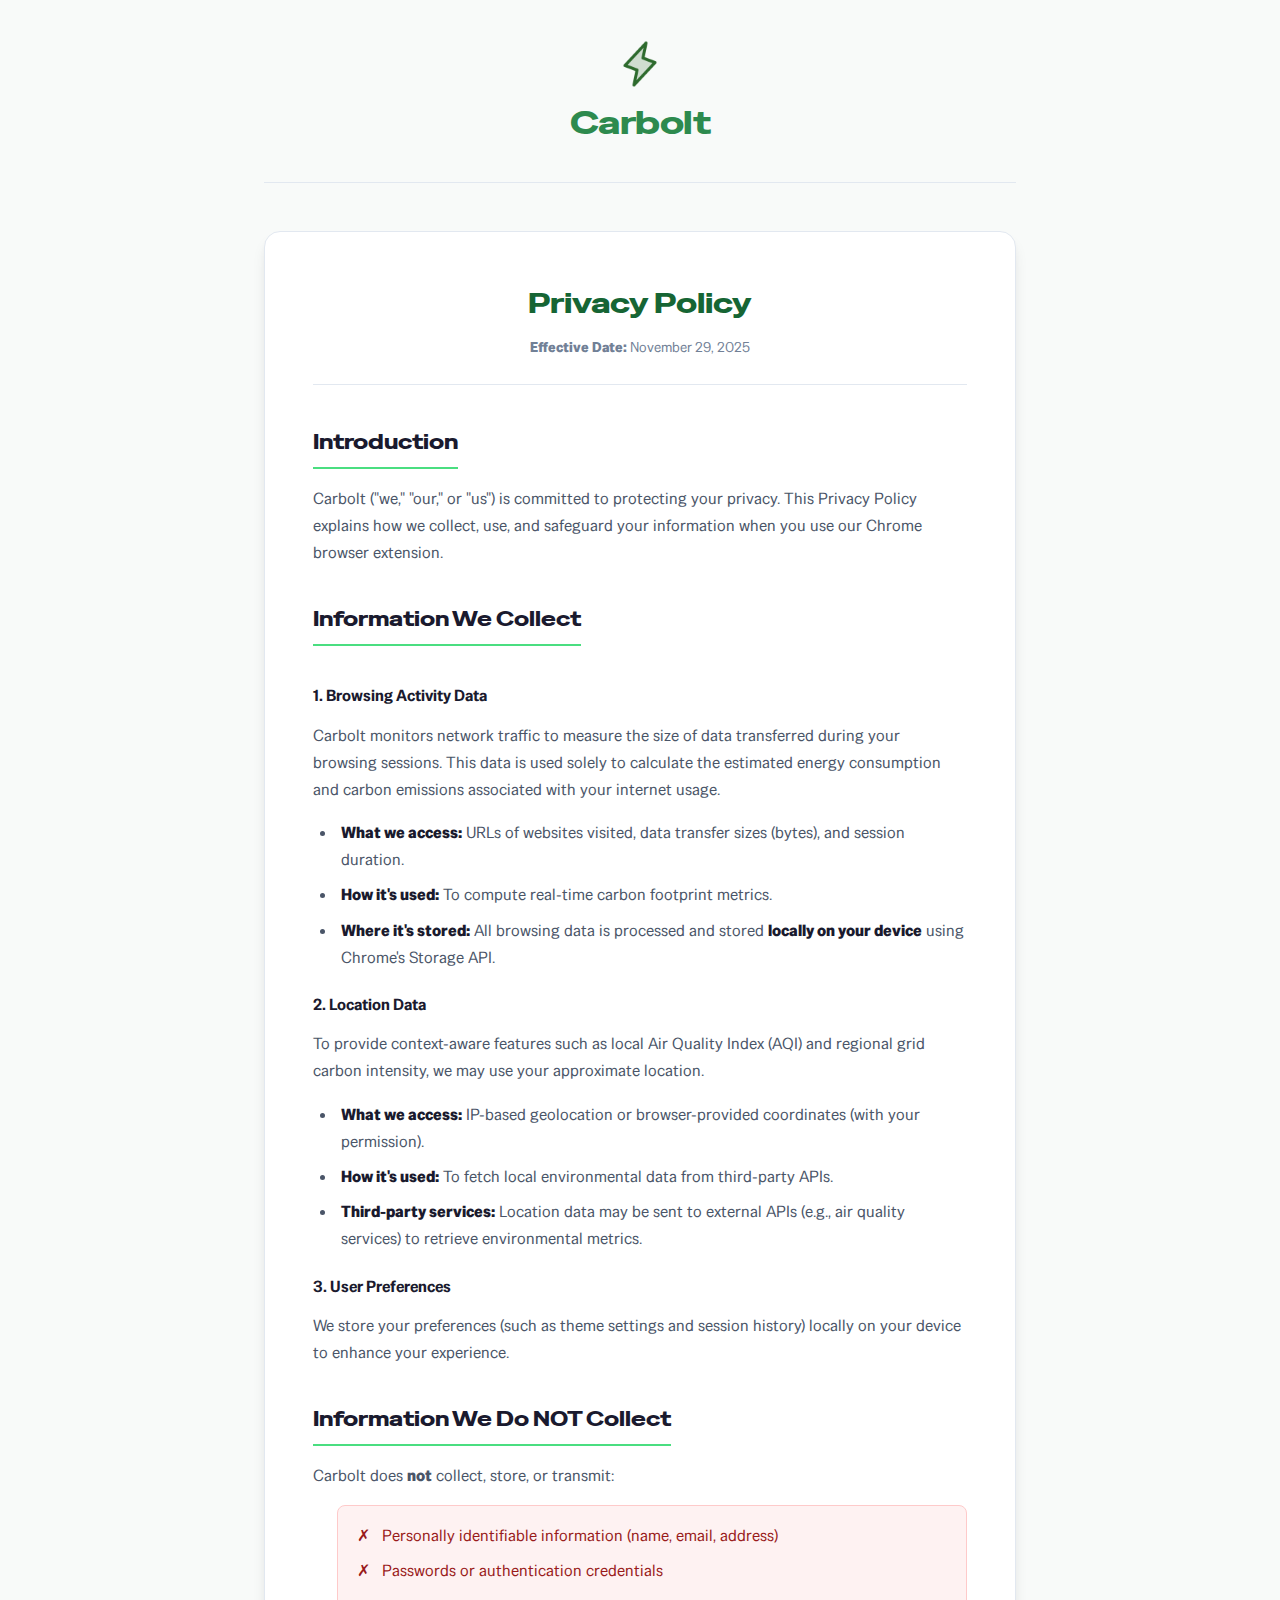
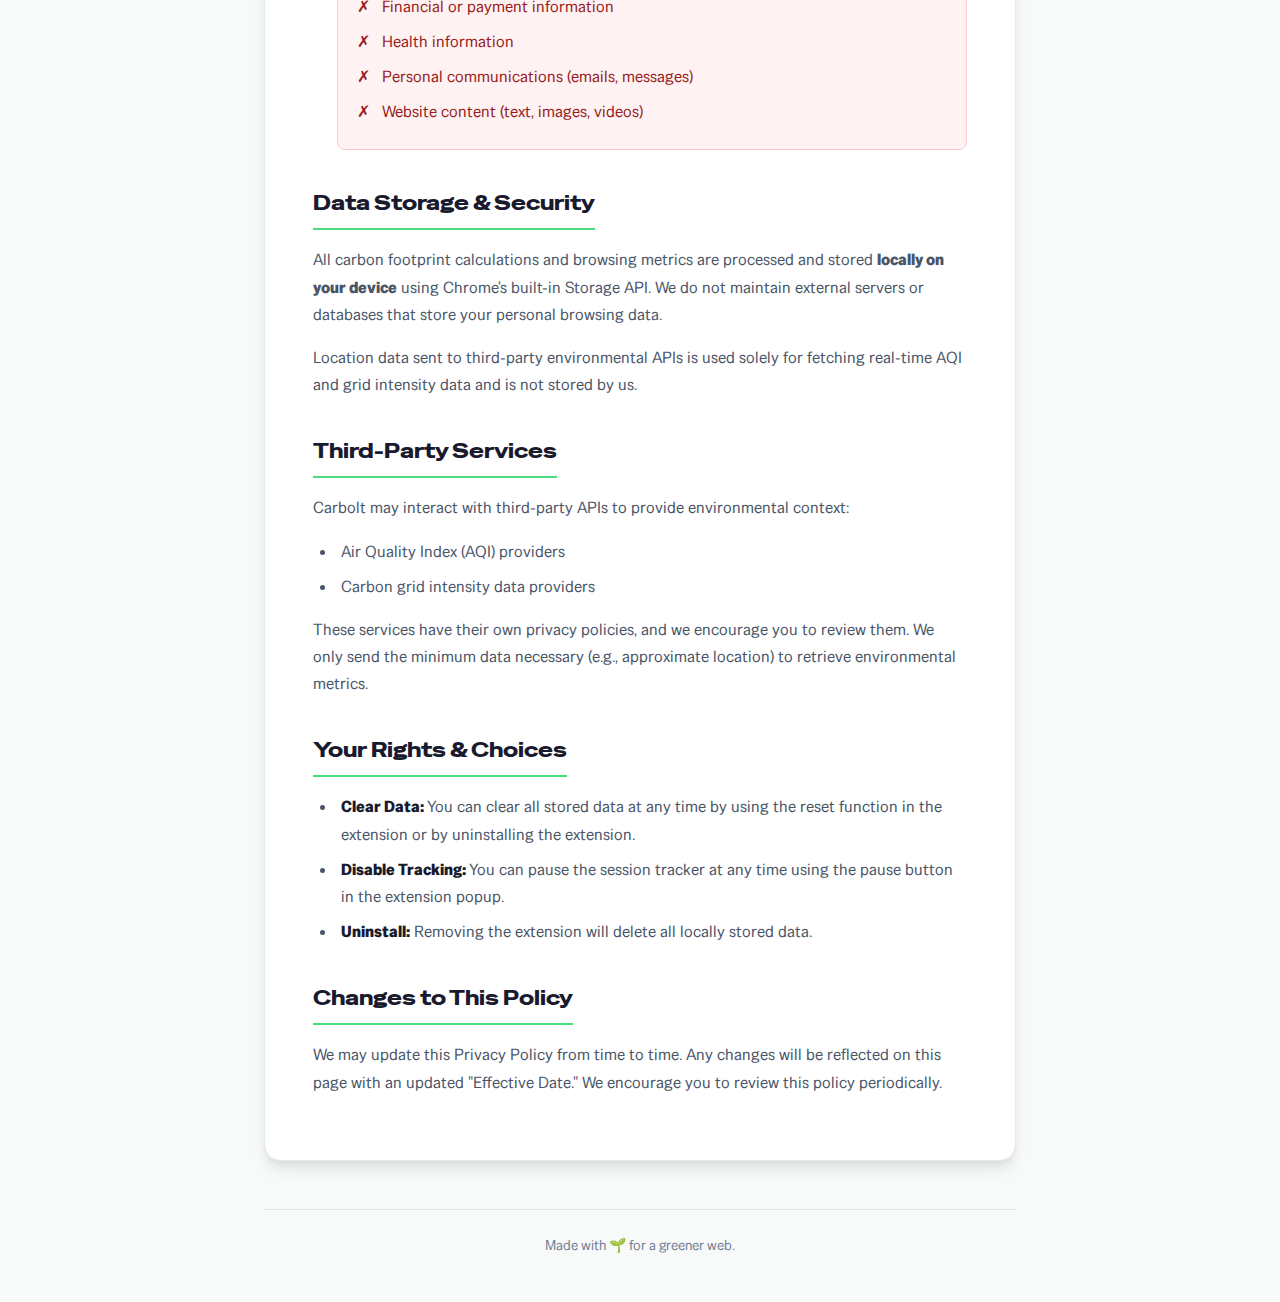
<file: index.html>
<!DOCTYPE html>
<html lang="en">
<head>
    <meta charset="UTF-8">
    <meta name="viewport" content="width=device-width, initial-scale=1.0">
    <title>Privacy Policy - Carbolt</title>
    <link rel="stylesheet" href="privacy-policy.css">
    <link rel="preconnect" href="https://fonts.googleapis.com">
    <link rel="preconnect" href="https://fonts.gstatic.com" crossorigin>
    <link href="https://fonts.googleapis.com/css2?family=Special+Gothic:wght@400..900&family=Special+Gothic+Expanded+One&display=swap" rel="stylesheet">
</head>
<body>
    <div class="container">
        <header>
            <div class="logo">
                <img src="logo128.png" alt="Carbolt Logo" class="logo-icon">
            </div>
            <span class="logo-text">Carbolt</span>
        </header>

        <main>
            <h1>Privacy Policy</h1>
            <p class="effective-date"><strong>Effective Date:</strong> November 29, 2025</p>

            <section>
                <h2>Introduction</h2>
                <p>
                    Carbolt ("we," "our," or "us") is committed to protecting your privacy. This Privacy Policy explains how we collect, use, and safeguard your information when you use our Chrome browser extension.
                </p>
            </section>

            <section>
                <h2>Information We Collect</h2>
                
                <h3>1. Browsing Activity Data</h3>
                <p>
                    Carbolt monitors network traffic to measure the size of data transferred during your browsing sessions. This data is used solely to calculate the estimated energy consumption and carbon emissions associated with your internet usage.
                </p>
                <ul>
                    <li><strong>What we access:</strong> URLs of websites visited, data transfer sizes (bytes), and session duration.</li>
                    <li><strong>How it's used:</strong> To compute real-time carbon footprint metrics.</li>
                    <li><strong>Where it's stored:</strong> All browsing data is processed and stored <strong>locally on your device</strong> using Chrome's Storage API.</li>
                </ul>

                <h3>2. Location Data</h3>
                <p>
                    To provide context-aware features such as local Air Quality Index (AQI) and regional grid carbon intensity, we may use your approximate location.
                </p>
                <ul>
                    <li><strong>What we access:</strong> IP-based geolocation or browser-provided coordinates (with your permission).</li>
                    <li><strong>How it's used:</strong> To fetch local environmental data from third-party APIs.</li>
                    <li><strong>Third-party services:</strong> Location data may be sent to external APIs (e.g., air quality services) to retrieve environmental metrics.</li>
                </ul>

                <h3>3. User Preferences</h3>
                <p>
                    We store your preferences (such as theme settings and session history) locally on your device to enhance your experience.
                </p>
            </section>

            <section>
                <h2>Information We Do NOT Collect</h2>
                <p>Carbolt does <strong>not</strong> collect, store, or transmit:</p>
                <ul class="no-collect-list">
                    <li>Personally identifiable information (name, email, address)</li>
                    <li>Passwords or authentication credentials</li>
                    <li>Financial or payment information</li>
                    <li>Health information</li>
                    <li>Personal communications (emails, messages)</li>
                    <li>Website content (text, images, videos)</li>
                </ul>
            </section>

            <section>
                <h2>Data Storage & Security</h2>
                <p>
                    All carbon footprint calculations and browsing metrics are processed and stored <strong>locally on your device</strong> using Chrome's built-in Storage API. We do not maintain external servers or databases that store your personal browsing data.
                </p>
                <p>
                    Location data sent to third-party environmental APIs is used solely for fetching real-time AQI and grid intensity data and is not stored by us.
                </p>
            </section>

            <section>
                <h2>Third-Party Services</h2>
                <p>
                    Carbolt may interact with third-party APIs to provide environmental context:
                </p>
                <ul>
                    <li>Air Quality Index (AQI) providers</li>
                    <li>Carbon grid intensity data providers</li>
                </ul>
                <p>
                    These services have their own privacy policies, and we encourage you to review them. We only send the minimum data necessary (e.g., approximate location) to retrieve environmental metrics.
                </p>
            </section>

            <section>
                <h2>Your Rights & Choices</h2>
                <ul>
                    <li><strong>Clear Data:</strong> You can clear all stored data at any time by using the reset function in the extension or by uninstalling the extension.</li>
                    <li><strong>Disable Tracking:</strong> You can pause the session tracker at any time using the pause button in the extension popup.</li>
                    <li><strong>Uninstall:</strong> Removing the extension will delete all locally stored data.</li>
                </ul>
            </section>
            <section>
                <h2>Changes to This Policy</h2>
                <p>
                    We may update this Privacy Policy from time to time. Any changes will be reflected on this page with an updated "Effective Date." We encourage you to review this policy periodically.
                </p>
            </section>
        </main>

        <footer>
            <p>Made with 🌱 for a greener web.</p>
        </footer>
    </div>
</body>
</html>
</file>
<file: privacy-policy.css>
/* Privacy Policy Styles - Carbolt */

:root {
    --primary-color: #2d8a4e;
    --primary-light: #4ade80;
    --primary-dark: #166534;
    --bg-color: #f8faf9;
    --card-bg: #ffffff;
    --text-primary: #1a1a2e;
    --text-secondary: #4a5568;
    --text-muted: #718096;
    --border-color: #e2e8f0;
    --shadow: 0 4px 6px -1px rgba(0, 0, 0, 0.1), 0 2px 4px -1px rgba(0, 0, 0, 0.06);
    --shadow-lg: 0 10px 15px -3px rgba(0, 0, 0, 0.1), 0 4px 6px -2px rgba(0, 0, 0, 0.05);
}

* {
    margin: 0;
    padding: 0;
    box-sizing: border-box;
}

body {
    font-family: 'Special Gothic', -apple-system, BlinkMacSystemFont, 'Segoe UI', Roboto, sans-serif;
    background-color: var(--bg-color);
    color: var(--text-primary);
    line-height: 1.7;
    font-size: 16px;
}

.container {
    max-width: 800px;
    margin: 0 auto;
    padding: 40px 24px;
}

/* Header */
header {
    text-align: center;
    margin-bottom: 48px;
    padding-bottom: 32px;
    border-bottom: 1px solid var(--border-color);
}

.logo {
    display: flex;
    align-items: center;
    justify-content: center;
    gap: 12px;
    margin-bottom: 8px;
}

.logo-icon {
    width: 48px;
    height: 48px;
    object-fit: contain;
}

.logo-text {
    font-family: 'Special Gothic Expanded One', sans-serif;
    font-size: 32px;
    font-weight: 400;
    color: var(--primary-color);
    letter-spacing: -0.5px;
}

.tagline {
    color: var(--text-muted);
    font-size: 14px;
    font-weight: 500;
}

/* Main Content */
main {
    background: var(--card-bg);
    border-radius: 16px;
    padding: 48px;
    box-shadow: var(--shadow-lg);
    border: 1px solid var(--border-color);
}

h1 {
    font-family: 'Special Gothic Expanded One', sans-serif;
    font-size: 28px;
    font-weight: 400;
    color: var(--primary-dark);
    margin-bottom: 8px;
    text-align: center;
}

.effective-date {
    text-align: center;
    color: var(--text-muted);
    font-size: 14px;
    margin-bottom: 40px;
    padding-bottom: 24px;
    border-bottom: 1px solid var(--border-color);
}

section {
    margin-bottom: 36px;
}

section:last-child {
    margin-bottom: 0;
}

h2 {
    font-family: 'Special Gothic Expanded One', sans-serif;
    font-size: 20px;
    font-weight: 400;
    color: var(--text-primary);
    margin-bottom: 16px;
    padding-bottom: 8px;
    border-bottom: 2px solid var(--primary-light);
    display: inline-block;
}

h3 {
    font-size: 16px;
    font-weight: 600;
    color: var(--text-primary);
    margin-top: 20px;
    margin-bottom: 12px;
}

p {
    color: var(--text-secondary);
    margin-bottom: 16px;
}

ul {
    margin-left: 24px;
    margin-bottom: 16px;
    color: var(--text-secondary);
}

ul li {
    margin-bottom: 8px;
    padding-left: 4px;
}

ul li strong {
    color: var(--text-primary);
}

.no-collect-list {
    background: #fef2f2;
    border: 1px solid #fecaca;
    border-radius: 8px;
    padding: 16px 16px 16px 40px;
    list-style-type: "✗  ";
}

.no-collect-list li {
    color: #991b1b;
}

/* Contact */
.contact-email {
    text-align: center;
    margin-top: 16px;
}

.contact-email a {
    display: inline-block;
    color: var(--primary-color);
    font-weight: 600;
    text-decoration: none;
    padding: 12px 24px;
    background: #ecfdf5;
    border-radius: 8px;
    transition: all 0.2s ease;
}

.contact-email a:hover {
    background: var(--primary-color);
    color: white;
}

/* Footer */
footer {
    text-align: center;
    margin-top: 48px;
    padding-top: 24px;
    border-top: 1px solid var(--border-color);
    color: var(--text-muted);
    font-size: 14px;
}

footer p {
    margin-bottom: 4px;
    color: var(--text-muted);
}

/* Responsive */
@media (max-width: 640px) {
    .container {
        padding: 24px 16px;
    }

    main {
        padding: 32px 24px;
    }

    h1 {
        font-size: 24px;
    }

    h2 {
        font-size: 18px;
    }

    .logo-text {
        font-size: 28px;
    }
}

/* Dark Mode Support */
@media (prefers-color-scheme: dark) {
    :root {
        --bg-color: #0f1410;
        --card-bg: #1a1f1c;
        --text-primary: #e2e8f0;
        --text-secondary: #a0aec0;
        --text-muted: #718096;
        --border-color: #2d3748;
    }

    .no-collect-list {
        background: #2d1f1f;
        border-color: #4a2c2c;
    }

    .no-collect-list li {
        color: #fca5a5;
    }

    .contact-email a {
        background: #1a2f23;
    }

    .contact-email a:hover {
        background: var(--primary-color);
    }
}
</file>
